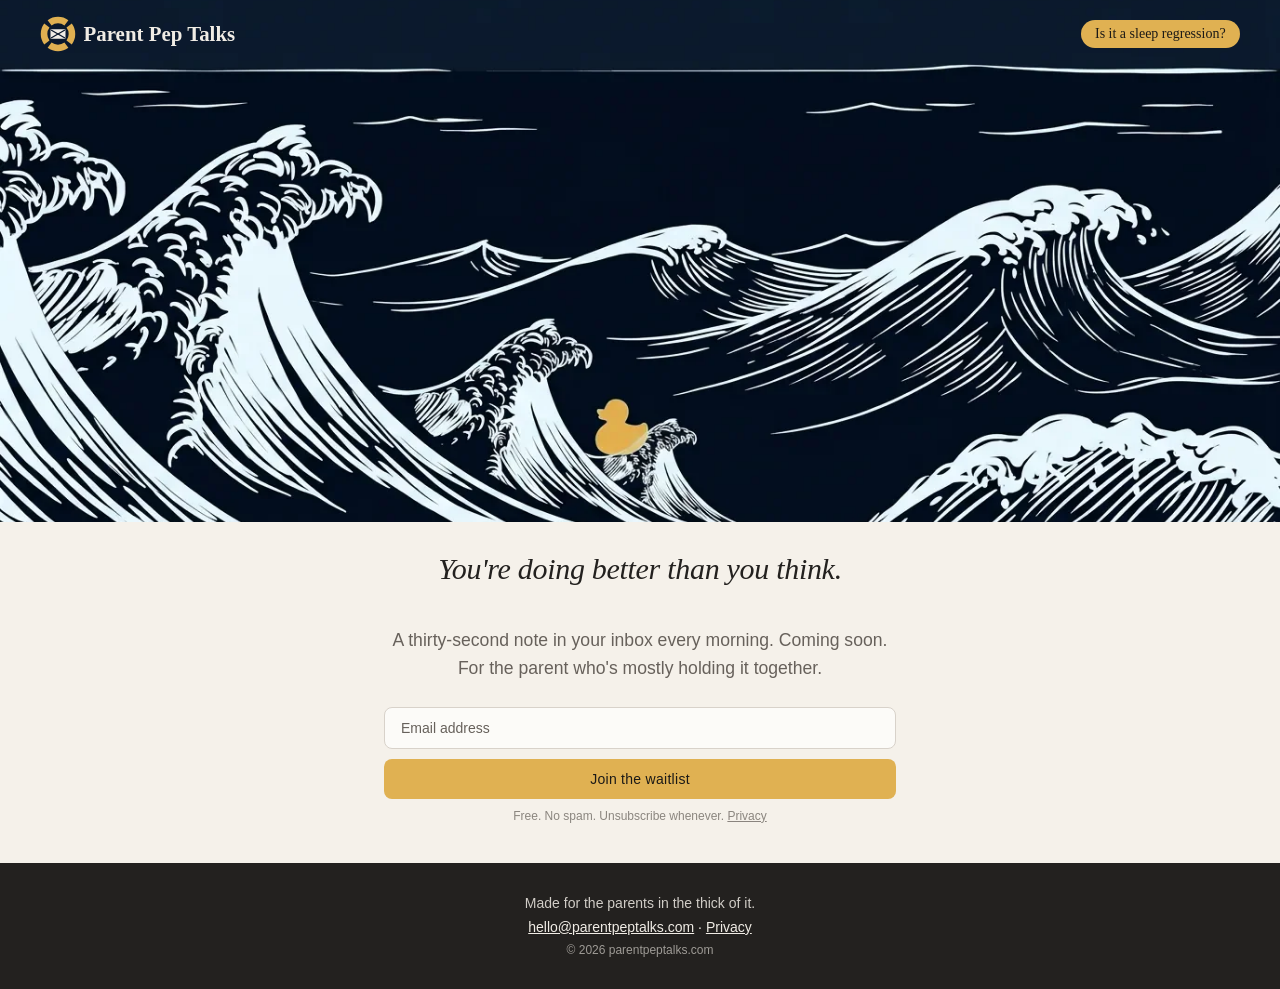
<file: index.html>
<!doctype html>
<html lang="en">
  <head>
    <meta charset="UTF-8">
    <meta name="viewport" content="width=device-width, initial-scale=1.0">
    <link rel="icon" type="image/svg+xml" href="assets/favicon.svg">
    <link rel="icon" type="image/png" sizes="32x32" href="assets/favicon.png">
    <link rel="apple-touch-icon" href="assets/apple-touch-icon.png">
    <link rel="canonical" href="https://parentpeptalks.com/">
    <title>Parent Pep Talks: A daily note for tired parents</title>
    <meta name="description" content="A thirty-second note in your inbox every morning. Coming soon. For the parent who's holding it together, mostly. Join the waitlist.">
    <meta property="og:title" content="Parent Pep Talks">
    <meta property="og:site_name" content="Parent Pep Talks">
    <meta property="og:description" content="A thirty-second note in your inbox every morning. Coming soon. For the parent who's holding it together, mostly. Join the waitlist.">
    <meta property="og:type" content="website">
    <meta property="og:url" content="https://parentpeptalks.com">
    <meta name="twitter:card" content="summary_large_image">
    <meta name="twitter:title" content="Parent Pep Talks">
    <meta name="twitter:description" content="A thirty-second note in your inbox every morning. Coming soon. For the parent who's holding it together, mostly. Join the waitlist.">
    <meta property="og:image" content="https://parentpeptalks.com/assets/og-hero.webp">
    <meta name="twitter:image" content="https://parentpeptalks.com/assets/og-hero.webp">
    <script type="application/ld+json">{"@context":"https://schema.org","@type":"Organization","@id":"https://parentpeptalks.com/#organization","name":"Parent Pep Talks","url":"https://parentpeptalks.com/"}</script>
    <script type="application/ld+json">{"@context":"https://schema.org","@type":"WebSite","@id":"https://parentpeptalks.com/#website","name":"Parent Pep Talks","url":"https://parentpeptalks.com","description":"A daily email for tired parents: short, affirming notes that make you feel less alone."}</script>
    <link rel="stylesheet" href="styles.css">
  </head>
  <body>
    <header class="site-header hero-header">
      <a href="./" class="logo" aria-label="Parent Pep Talks home">
        <!-- Cream variant over the navy band: CTA-gold ring, cream envelope,
             fold lines in the band's night navy (sampled from hero-band.webp). -->
        <svg class="logo-mark" viewBox="0 0 96 96" aria-hidden="true" focusable="false">
          <g fill="#e0b051">
            <path d="M20.32 11.26A46 46 0 0 1 75.68 11.26L65.15 25.24A28.5 28.5 0 0 0 30.85 25.24Z"/>
            <path d="M84.74 20.32A46 46 0 0 1 84.74 75.68L70.76 65.15A28.5 28.5 0 0 0 70.76 30.85Z"/>
            <path d="M75.68 84.74A46 46 0 0 1 20.32 84.74L30.85 70.76A28.5 28.5 0 0 0 65.15 70.76Z"/>
            <path d="M11.26 75.68A46 46 0 0 1 11.26 20.32L25.24 30.85A28.5 28.5 0 0 0 25.24 65.15Z"/>
          </g>
          <rect x="28" y="35.5" width="40" height="25" rx="2" fill="#f0ece5"/>
          <g fill="none" stroke="#0b192d" stroke-width="3.25">
            <path d="M29.5 37.5L48 48L66.5 37.5"/>
            <path d="M29.5 58.5L48 48L66.5 58.5"/>
          </g>
        </svg>
        <span class="logo-word" aria-hidden="true">Parent Pep Talks</span>
      </a>
      <nav class="site-nav" aria-label="Site">
        <a href="sleep">Is it a sleep regression?</a>
      </nav>
    </header>
    <main>
      <section class="hero">
        <div class="hero-band">
          <picture>
            <source media="(max-width: 640px) and (orientation: portrait)" srcset="assets/hero-tall.webp">
            <img src="assets/hero-band.webp" alt="" width="1376" height="768" loading="eager" fetchpriority="high" class="hero-image">
          </picture>
        </div>
        <h1 class="hero-line">You're doing better than you think.</h1>
      </section>
      <section class="signup">
        <div class="signup-inner">
          <p class="tagline">A thirty-second note in your inbox every morning. Coming soon.<br>For the parent who's mostly holding it together.</p>
          <form data-capture-form method="post" action="https://1f7hywtqf3-8941.hosted.obvious.ai/waitlist" data-capture-redirect="welcome">
            <div class="fields">
              <input type="email" name="email" placeholder="Email address" aria-label="Email address" autocomplete="email" required class="field email">
            </div>
            <!-- Filled by capture-form.js; a no-JS post ships it empty and the
                 server records the destination page it knows. -->
            <input type="hidden" name="source_url">
            <!-- Honeypot: bots fill it, people never see it. -->
            <div class="hp-field" aria-hidden="true">
              <input type="text" name="website" tabindex="-1" autocomplete="off">
            </div>
            <button type="submit" class="submit">Join the waitlist</button>
            <p class="fine-print">Free. No spam. Unsubscribe whenever. <a href="privacy">Privacy</a></p>
          </form>
          <p class="form-status" data-form-status role="status" aria-live="polite" hidden></p>
        </div>
      </section>
    </main>
    <footer class="site-footer">
      <p class="footer-note">Made for the parents in the thick of it.</p>
      <p class="footer-contact"><a href="mailto:hello@parentpeptalks.com">hello@parentpeptalks.com</a> · <a href="privacy">Privacy</a></p>
      <p class="footer-copyright">© 2026 parentpeptalks.com</p>
    </footer>
    <script src="capture-form.js"></script>
  </body>
</html>
</file>
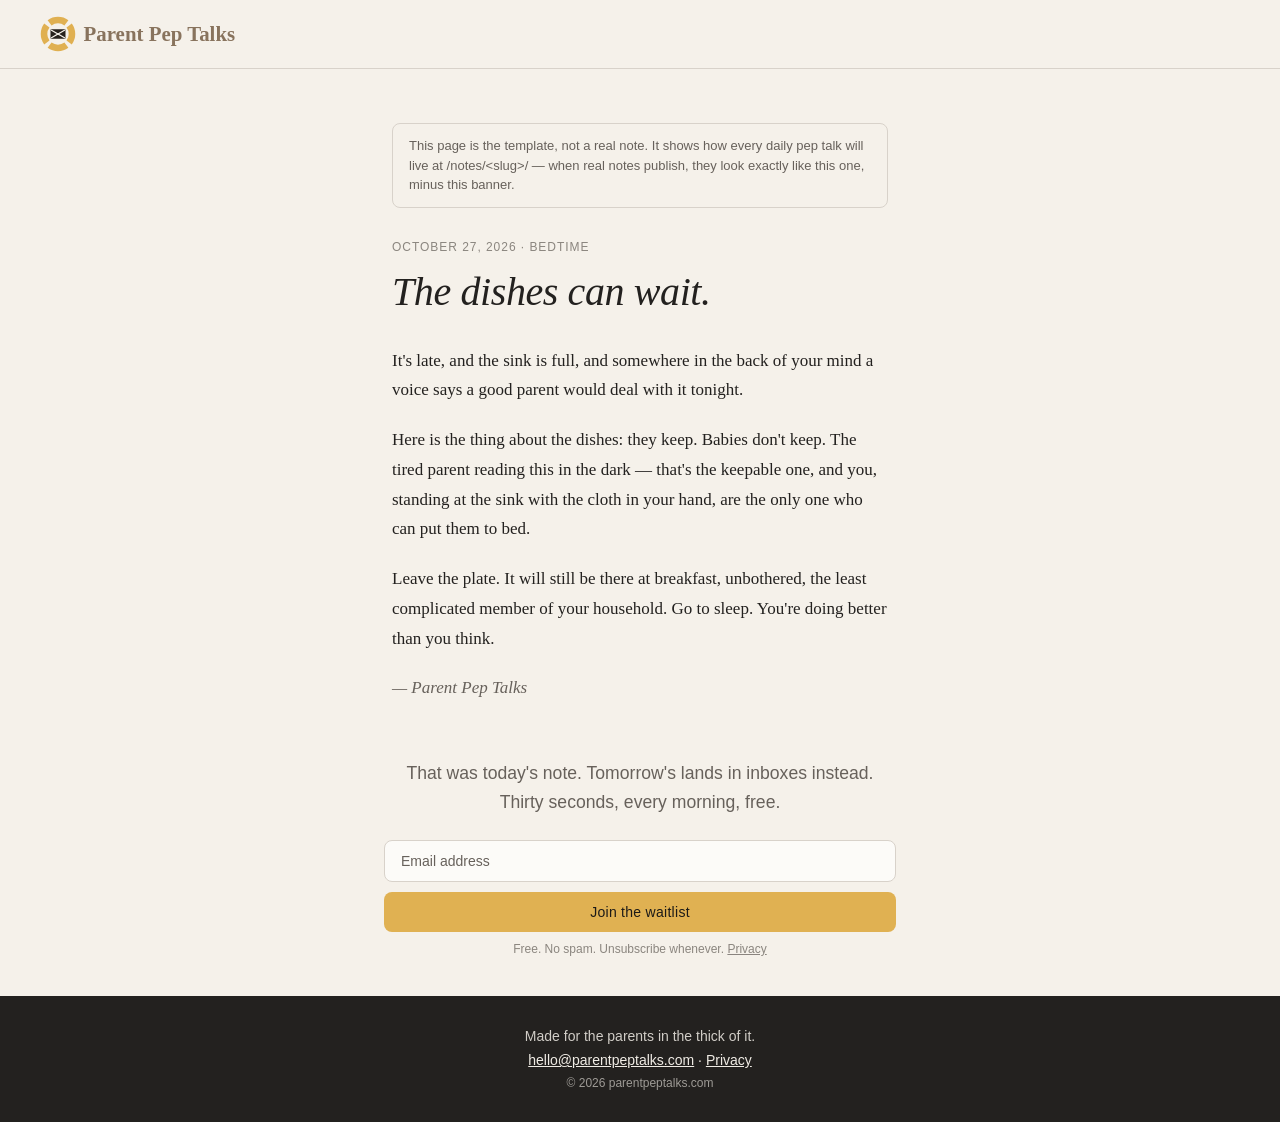
<file: notes/example/index.html>
<!doctype html>
<!-- TEMPLATE EXAMPLE — NOT A REAL NOTE.
     This directory (notes/example/) shows the complete pattern every daily
     pep talk uses when it publishes at /notes/<slug>/. To publish a real
     note: copy this directory, replace every FILL: region below, delete the
     example banner and the noindex meta, and add the URL to /sitemap.xml.
     The full flow lives in notes/README.md. Real notes keep this comment out. -->
<html lang="en">
  <head>
    <meta charset="UTF-8">
    <meta name="viewport" content="width=device-width, initial-scale=1.0">
    <meta name="robots" content="noindex">
    <link rel="icon" type="image/png" href="../../assets/favicon.png">
    <!-- FILL: canonical URL — https://parentpeptalks.com/notes/<slug>/ -->
    <link rel="canonical" href="https://parentpeptalks.com/notes/example/">
    <!-- FILL: title — the note's own title, then the brand after the em dash. -->
    <title>The dishes can wait — Parent Pep Talks</title>
    <!-- FILL: description — one sentence said like a person, never ad copy. -->
    <meta name="description" content="A thirty-second note about the dishes that can wait until morning — and the parent who should too. This page is the template example, not a real note.">
    <meta property="og:site_name" content="Parent Pep Talks">
    <meta property="og:type" content="article">
    <meta property="og:title" content="The dishes can wait">
    <meta property="og:description" content="A thirty-second note about the dishes that can wait until morning — and the parent who should too.">
    <meta property="og:url" content="https://parentpeptalks.com/notes/example/">
    <meta property="og:image" content="https://parentpeptalks.com/assets/og-hero.webp">
    <meta name="twitter:card" content="summary_large_image">
    <meta name="twitter:title" content="The dishes can wait">
    <meta name="twitter:description" content="A thirty-second note about the dishes that can wait until morning — and the parent who should too.">
    <meta name="twitter:image" content="https://parentpeptalks.com/assets/og-hero.webp">
    <!-- FILL: keep headline and datePublished in sync with the visible title and kicker. -->
    <script type="application/ld+json">{"@context":"https://schema.org","@type":"Article","headline":"The dishes can wait","description":"A thirty-second note about the dishes that can wait until morning — and the parent who should too.","datePublished":"2026-10-27","author":{"@type":"Organization","name":"Parent Pep Talks"},"publisher":{"@type":"Organization","name":"Parent Pep Talks"},"url":"https://parentpeptalks.com/notes/example/","mainEntityOfPage":"https://parentpeptalks.com/notes/example/"}</script>
    <link rel="stylesheet" href="../../styles.css">
  </head>
  <body>
    <header class="site-header">
      <a href="../../" class="logo" aria-label="Parent Pep Talks — home">
        <!-- Standard variant on bone: CTA-gold ring, charcoal envelope,
             fold lines in the bone field color. -->
        <svg class="logo-mark" viewBox="0 0 96 96" aria-hidden="true" focusable="false">
          <g fill="#e0b051">
            <path d="M20.32 11.26A46 46 0 0 1 75.68 11.26L65.15 25.24A28.5 28.5 0 0 0 30.85 25.24Z"/>
            <path d="M84.74 20.32A46 46 0 0 1 84.74 75.68L70.76 65.15A28.5 28.5 0 0 0 70.76 30.85Z"/>
            <path d="M75.68 84.74A46 46 0 0 1 20.32 84.74L30.85 70.76A28.5 28.5 0 0 0 65.15 70.76Z"/>
            <path d="M11.26 75.68A46 46 0 0 1 11.26 20.32L25.24 30.85A28.5 28.5 0 0 0 25.24 65.15Z"/>
          </g>
          <rect x="28" y="35.5" width="40" height="25" rx="2" fill="#26211d"/>
          <g fill="none" stroke="#f5f1ea" stroke-width="3.25">
            <path d="M29.5 37.5L48 48L66.5 37.5"/>
            <path d="M29.5 58.5L48 48L66.5 58.5"/>
          </g>
        </svg>
        <span class="logo-word" aria-hidden="true">Parent Pep Talks</span>
      </a>
    </header>
    <main>
      <article class="note">
        <p class="example-banner">This page is the template, not a real note. It shows how every daily pep talk will live at /notes/&lt;slug&gt;/ — when real notes publish, they look exactly like this one, minus this banner.</p>
        <!-- FILL: date and category. Category comes from the eight
             hardest-part words (Bedtime, Mornings, Mealtimes, The mess, My own
             patience, Sibling fights, Screen time, Something else). -->
        <p class="note-kicker">October 27, 2026 · Bedtime</p>
        <!-- FILL: the note's title, in the voice below — plain, a little dry. -->
        <h1 class="note-title">The dishes can wait.</h1>
        <!-- FILL: the note itself. Short paragraphs, serif, no links in the
             body — the note is a hand on the shoulder, not a doorway. -->
        <div class="note-body">
          <p>It's late, and the sink is full, and somewhere in the back of your mind a voice says a good parent would deal with it tonight.</p>
          <p>Here is the thing about the dishes: they keep. Babies don't keep. The tired parent reading this in the dark — that's the keepable one, and you, standing at the sink with the cloth in your hand, are the only one who can put them to bed.</p>
          <p>Leave the plate. It will still be there at breakfast, unbothered, the least complicated member of your household. Go to sleep. You're doing better than you think.</p>
          <p class="note-signoff">— Parent Pep Talks</p>
        </div>
        <!-- FILL: once neighboring notes exist, uncomment and point these at
             them (relative: ../<slug>/).
        <nav class="note-nav">
          <a href="../PREV-SLUG/">← The one before</a>
          <a href="../NEXT-SLUG/">The one after →</a>
        </nav>
        -->
      </article>
      <!-- The signup CTA — the last thing on every note page, every time.
           data-capture-redirect="welcome" sends the new subscriber to the
           thank-you page, same as a homepage signup. -->
      <section class="signup">
        <div class="signup-inner">
          <p class="tagline">That was today's note. Tomorrow's lands in inboxes instead.<br>Thirty seconds, every morning, free.</p>
          <form data-capture-form method="post" action="https://1f7hywtqf3-8941.hosted.obvious.ai/waitlist" data-capture-redirect="welcome">
            <div class="fields">
              <input type="email" name="email" placeholder="Email address" aria-label="Email address" autocomplete="email" required class="field email">
            </div>
            <input type="hidden" name="source_url">
            <div class="hp-field" aria-hidden="true">
              <input type="text" name="website" tabindex="-1" autocomplete="off">
            </div>
            <button type="submit" class="submit">Join the waitlist</button>
            <p class="fine-print">Free. No spam. Unsubscribe whenever. <a href="../../privacy">Privacy</a></p>
          </form>
          <p class="form-status" data-form-status role="status" aria-live="polite" hidden></p>
        </div>
      </section>
    </main>
    <footer class="site-footer">
      <p class="footer-note">Made for the parents in the thick of it.</p>
      <p class="footer-contact"><a href="mailto:hello@parentpeptalks.com">hello@parentpeptalks.com</a> · <a href="../../privacy">Privacy</a></p>
      <p class="footer-copyright">© 2026 parentpeptalks.com</p>
    </footer>
    <script src="../../capture-form.js"></script>
  </body>
</html>
</file>
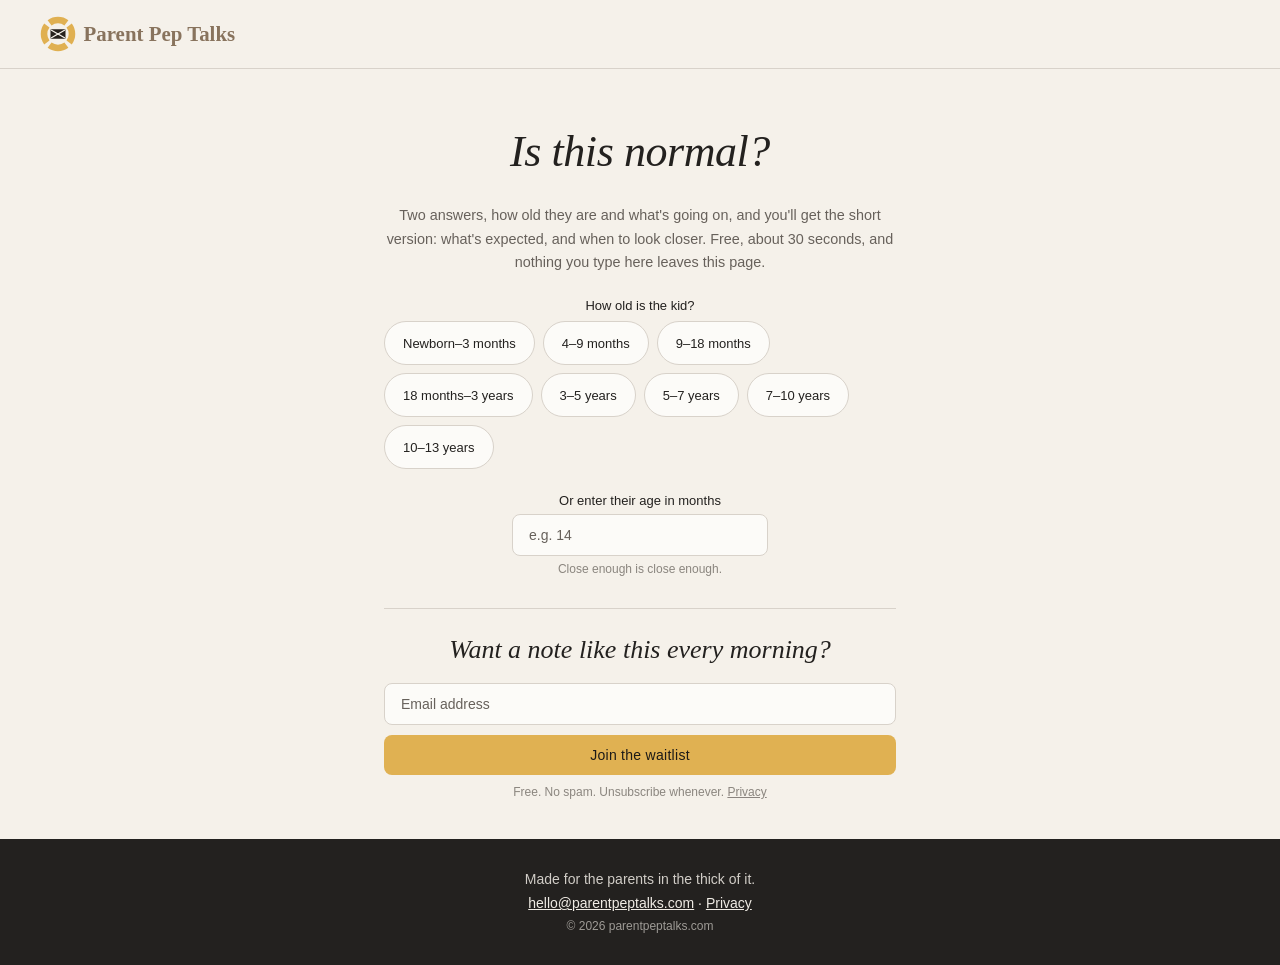
<file: normal.html>
<!doctype html>
<html lang="en">
  <head>
    <meta charset="UTF-8">
    <meta name="viewport" content="width=device-width, initial-scale=1.0">
    <link rel="icon" type="image/svg+xml" href="assets/favicon.svg">
    <link rel="icon" type="image/png" sizes="32x32" href="assets/favicon.png">
    <link rel="apple-touch-icon" href="assets/apple-touch-icon.png">
    <link rel="canonical" href="https://parentpeptalks.com/normal">
    <title>Parent Pep Talks: Is This Normal? Checker</title>
    <meta name="description" content="Free. Pick your kid's age, tell us what's going on, and get the short version: what's expected, and when to look closer. About 30 seconds.">
    <meta property="og:title" content="Is this normal? Find out in about 30 seconds.">
    <meta property="og:description" content="Pick your kid's age, tell us what's going on, and get the short version: what's expected, and when to look closer. Free.">
    <meta property="og:type" content="website">
    <meta property="og:url" content="https://parentpeptalks.com/normal">
    <meta property="og:image" content="https://parentpeptalks.com/assets/og-hero.webp">
    <meta name="twitter:card" content="summary_large_image">
    <meta name="twitter:title" content="Is this normal? Find out in about 30 seconds.">
    <meta name="twitter:description" content="Pick your kid's age, tell us what's going on, and get the short version: what's expected, and when to look closer. Free.">
    <meta name="twitter:image" content="https://parentpeptalks.com/assets/og-hero.webp">
    <link rel="stylesheet" href="styles.css">
    <!-- Analytics per the strategy doc's prerequisite: Plausible, cookieless,
         no consent banner. Events are fired from normal.js; if the site
         doesn't exist on the Plausible account yet, these requests quietly
         no-op and the page is unaffected. -->
    <script defer data-domain="parentpeptalks.com" src="https://plausible.io/js/script.js"></script>
  </head>
  <body>
    <header class="site-header">
      <a href="./" class="logo" aria-label="Parent Pep Talks home">
        <!-- Standard variant on bone: CTA-gold ring, charcoal envelope,
             fold lines in the bone field color. -->
        <svg class="logo-mark" viewBox="0 0 96 96" aria-hidden="true" focusable="false">
          <g fill="#e0b051">
            <path d="M20.32 11.26A46 46 0 0 1 75.68 11.26L65.15 25.24A28.5 28.5 0 0 0 30.85 25.24Z"/>
            <path d="M84.74 20.32A46 46 0 0 1 84.74 75.68L70.76 65.15A28.5 28.5 0 0 0 70.76 30.85Z"/>
            <path d="M75.68 84.74A46 46 0 0 1 20.32 84.74L30.85 70.76A28.5 28.5 0 0 0 65.15 70.76Z"/>
            <path d="M11.26 75.68A46 46 0 0 1 11.26 20.32L25.24 30.85A28.5 28.5 0 0 0 25.24 65.15Z"/>
          </g>
          <rect x="28" y="35.5" width="40" height="25" rx="2" fill="#26211d"/>
          <g fill="none" stroke="#f5f1ea" stroke-width="3.25">
            <path d="M29.5 37.5L48 48L66.5 37.5"/>
            <path d="M29.5 58.5L48 48L66.5 58.5"/>
          </g>
        </svg>
        <span class="logo-word" aria-hidden="true">Parent Pep Talks</span>
      </a>
    </header>
    <main>
      <section class="signup normal">
        <div class="signup-inner normal-inner">
          <h1 class="signup-title">Is this normal?</h1>
          <p class="normal-lead">Two answers, how old they are and what's going on, and you'll get the short version: what's expected, and when to look closer. Free, about 30 seconds, and nothing you type here leaves this page.</p>
          <div>
            <p class="field-label" id="age-label">How old is the kid?</p>
            <div class="chips" data-band-chips role="group" aria-labelledby="age-label">
              <p class="field-help" data-band-loading>Loading the age bands…</p>
            </div>
            <label class="field-label" for="age-months">Or enter their age in months</label>
            <input type="number" id="age-months" class="field normal-months" data-age-months min="0" max="156" step="1" inputmode="numeric" placeholder="e.g. 14">
            <p class="field-help">Close enough is close enough.</p>
            <p class="field-help" data-age-offramp hidden>13 and up, our youngest band so far. The notes below still work for every age.</p>
            <div data-behavior hidden>
              <p class="field-label" id="behavior-label">What's going on?</p>
              <p class="field-help">Pick what fits: the most common worries first.</p>
              <div class="chips" data-concern-chips role="group" aria-labelledby="behavior-label"></div>
              <p class="field-label" id="milestone-label">Or maybe it's something they're not doing yet</p>
              <div class="chips" data-milestone-chips role="group" aria-labelledby="milestone-label"></div>
              <label class="field-label" for="behavior-search">Or type it in your own words</label>
              <div class="normal-search">
                <input type="search" id="behavior-search" class="field" data-search autocomplete="off" placeholder="e.g. daycare drop-off tears">
                <button type="button" class="submit" data-search-submit>Show me</button>
              </div>
              <p class="field-help" data-search-error hidden>We couldn't match that; try a different word, or pick a chip above.</p>
            </div>
          </div>
          <section class="result" data-result hidden aria-live="polite" tabindex="-1"></section>
          <!-- The footnote travels with the counter line: it is the honest
               sourcing for every "you're one of roughly N parents" figure the
               tool shows. Unhidden by normal.js together with the result. -->
          <p class="result-footnote" data-counter-note hidden>How we estimate: counts are order-of-magnitude figures: US children per age band, from about 3.6 million births a year (CDC/NCHS, Births: Final Data for 2023), rounded to one significant figure. They are reassurance, not measurement.</p>
          <div class="capture">
            <h2 class="capture-title">Want a note like this every morning?</h2>
            <form data-capture-form method="post" action="https://1f7hywtqf3-8941.hosted.obvious.ai/waitlist">
              <div class="fields">
                <input type="email" name="email" placeholder="Email address" aria-label="Email address" autocomplete="email" required class="field email">
              </div>
              <input type="hidden" name="source_url">
              <div class="hp-field" aria-hidden="true">
                <input type="text" name="website" tabindex="-1" autocomplete="off">
              </div>
              <button type="submit" class="submit">Join the waitlist</button>
              <p class="fine-print">Free. No spam. Unsubscribe whenever. <a href="privacy">Privacy</a></p>
            </form>
            <p class="form-status" data-form-status role="status" aria-live="polite" hidden></p>
          </div>
        </div>
      </section>
    </main>
    <footer class="site-footer">
      <p class="footer-note">Made for the parents in the thick of it.</p>
      <p class="footer-contact"><a href="mailto:hello@parentpeptalks.com">hello@parentpeptalks.com</a> · <a href="privacy">Privacy</a></p>
      <p class="footer-copyright">© 2026 parentpeptalks.com</p>
    </footer>
    <script src="capture-form.js"></script>
    <script src="normal.js"></script>
  </body>
</html>
</file>
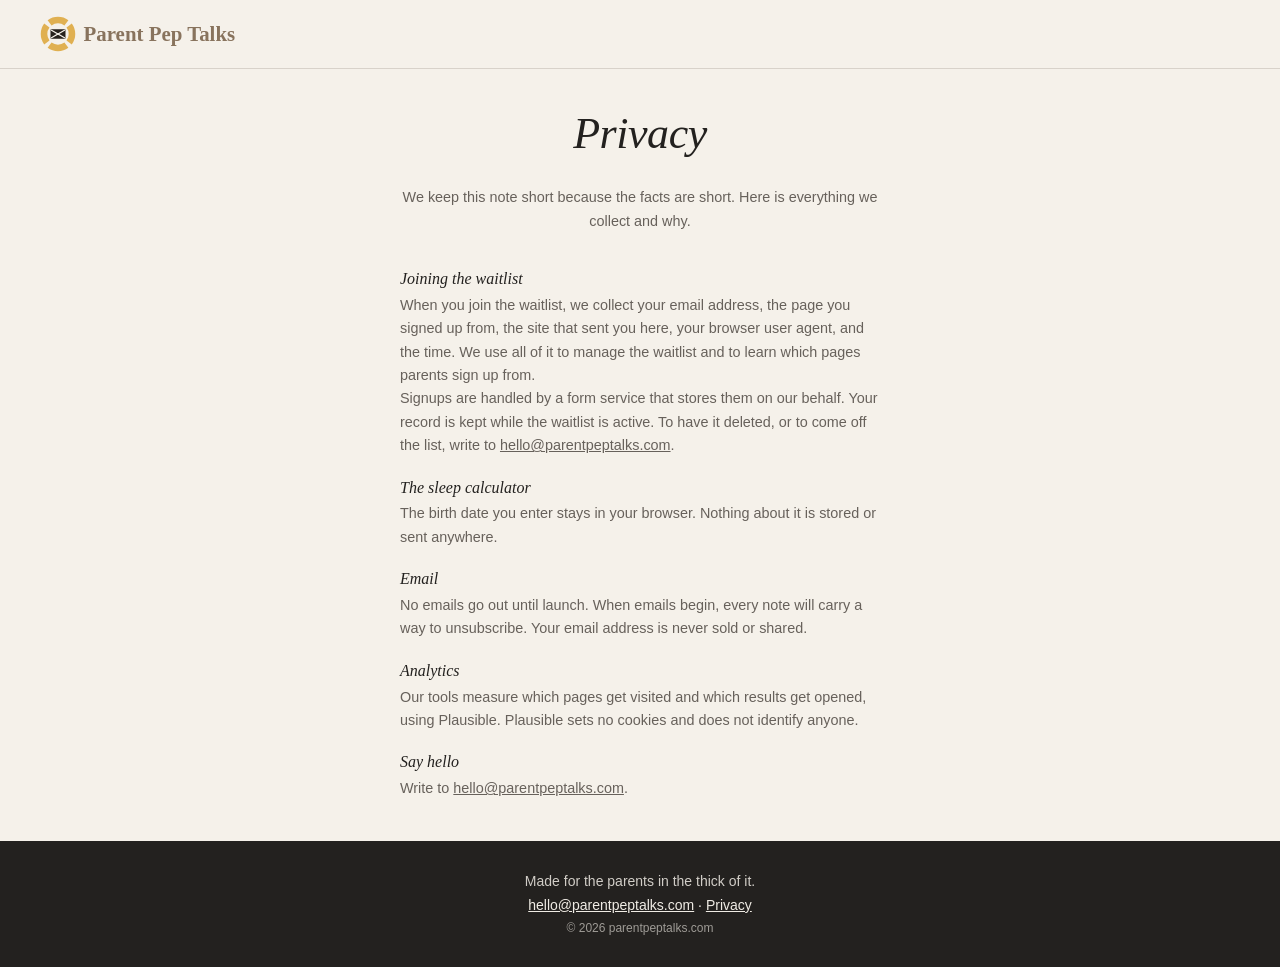
<file: privacy.html>
<!doctype html>
<html lang="en">
  <head>
    <meta charset="UTF-8">
    <meta name="viewport" content="width=device-width, initial-scale=1.0">
    <link rel="icon" type="image/svg+xml" href="assets/favicon.svg">
    <link rel="icon" type="image/png" sizes="32x32" href="assets/favicon.png">
    <link rel="apple-touch-icon" href="assets/apple-touch-icon.png">
    <link rel="canonical" href="https://parentpeptalks.com/privacy">
    <title>Parent Pep Talks: Privacy</title>
    <meta name="description" content="What Parent Pep Talks collects when you join the waitlist, why we collect it, and how to reach us: hello@parentpeptalks.com.">
    <meta property="og:site_name" content="Parent Pep Talks">
    <meta property="og:type" content="website">
    <meta property="og:title" content="Parent Pep Talks: Privacy">
    <meta property="og:description" content="What Parent Pep Talks collects when you join the waitlist, why we collect it, and how to reach us: hello@parentpeptalks.com.">
    <meta property="og:url" content="https://parentpeptalks.com/privacy">
    <meta property="og:image" content="https://parentpeptalks.com/assets/og-hero.webp">
    <meta name="twitter:card" content="summary_large_image">
    <meta name="twitter:title" content="Parent Pep Talks: Privacy">
    <meta name="twitter:description" content="What Parent Pep Talks collects when you join the waitlist, why we collect it, and how to reach us: hello@parentpeptalks.com.">
    <meta name="twitter:image" content="https://parentpeptalks.com/assets/og-hero.webp">
    <link rel="stylesheet" href="styles.css">
  </head>
  <body>
    <header class="site-header">
      <a href="./" class="logo" aria-label="Parent Pep Talks home">
        <!-- Standard variant on bone: CTA-gold ring, charcoal envelope,
             fold lines in the bone field color. -->
        <svg class="logo-mark" viewBox="0 0 96 96" aria-hidden="true" focusable="false">
          <g fill="#e0b051">
            <path d="M20.32 11.26A46 46 0 0 1 75.68 11.26L65.15 25.24A28.5 28.5 0 0 0 30.85 25.24Z"/>
            <path d="M84.74 20.32A46 46 0 0 1 84.74 75.68L70.76 65.15A28.5 28.5 0 0 0 70.76 30.85Z"/>
            <path d="M75.68 84.74A46 46 0 0 1 20.32 84.74L30.85 70.76A28.5 28.5 0 0 0 65.15 70.76Z"/>
            <path d="M11.26 75.68A46 46 0 0 1 11.26 20.32L25.24 30.85A28.5 28.5 0 0 0 25.24 65.15Z"/>
          </g>
          <rect x="28" y="35.5" width="40" height="25" rx="2" fill="#26211d"/>
          <g fill="none" stroke="#f5f1ea" stroke-width="3.25">
            <path d="M29.5 37.5L48 48L66.5 37.5"/>
            <path d="M29.5 58.5L48 48L66.5 58.5"/>
          </g>
        </svg>
        <span class="logo-word" aria-hidden="true">Parent Pep Talks</span>
      </a>
    </header>
    <main>
      <section class="signup signup-centered">
        <div class="signup-inner">
          <h1 class="signup-title">Privacy</h1>
          <p class="welcome-lead">We keep this note short because the facts are short. Here is everything we collect and why.</p>
          <div class="privacy-body">
            <h2>Joining the waitlist</h2>
            <p>When you join the waitlist, we collect your email address, the page you signed up from, the site that sent you here, your browser user agent, and the time. We use all of it to manage the waitlist and to learn which pages parents sign up from.</p>
            <p>Signups are handled by a form service that stores them on our behalf. Your record is kept while the waitlist is active. To have it deleted, or to come off the list, write to <a href="mailto:hello@parentpeptalks.com">hello@parentpeptalks.com</a>.</p>
            <h2>The sleep calculator</h2>
            <p>The birth date you enter stays in your browser. Nothing about it is stored or sent anywhere.</p>
            <h2>Email</h2>
            <p>No emails go out until launch. When emails begin, every note will carry a way to unsubscribe. Your email address is never sold or shared.</p>
            <h2>Analytics</h2>
            <p>Our tools measure which pages get visited and which results get opened, using Plausible. Plausible sets no cookies and does not identify anyone.</p>
            <h2>Say hello</h2>
            <p>Write to <a href="mailto:hello@parentpeptalks.com">hello@parentpeptalks.com</a>.</p>
          </div>
        </div>
      </section>
    </main>
    <footer class="site-footer">
      <p class="footer-note">Made for the parents in the thick of it.</p>
      <p class="footer-contact"><a href="mailto:hello@parentpeptalks.com">hello@parentpeptalks.com</a> · <a href="privacy">Privacy</a></p>
      <p class="footer-copyright">© 2026 parentpeptalks.com</p>
    </footer>
  </body>
</html>
</file>
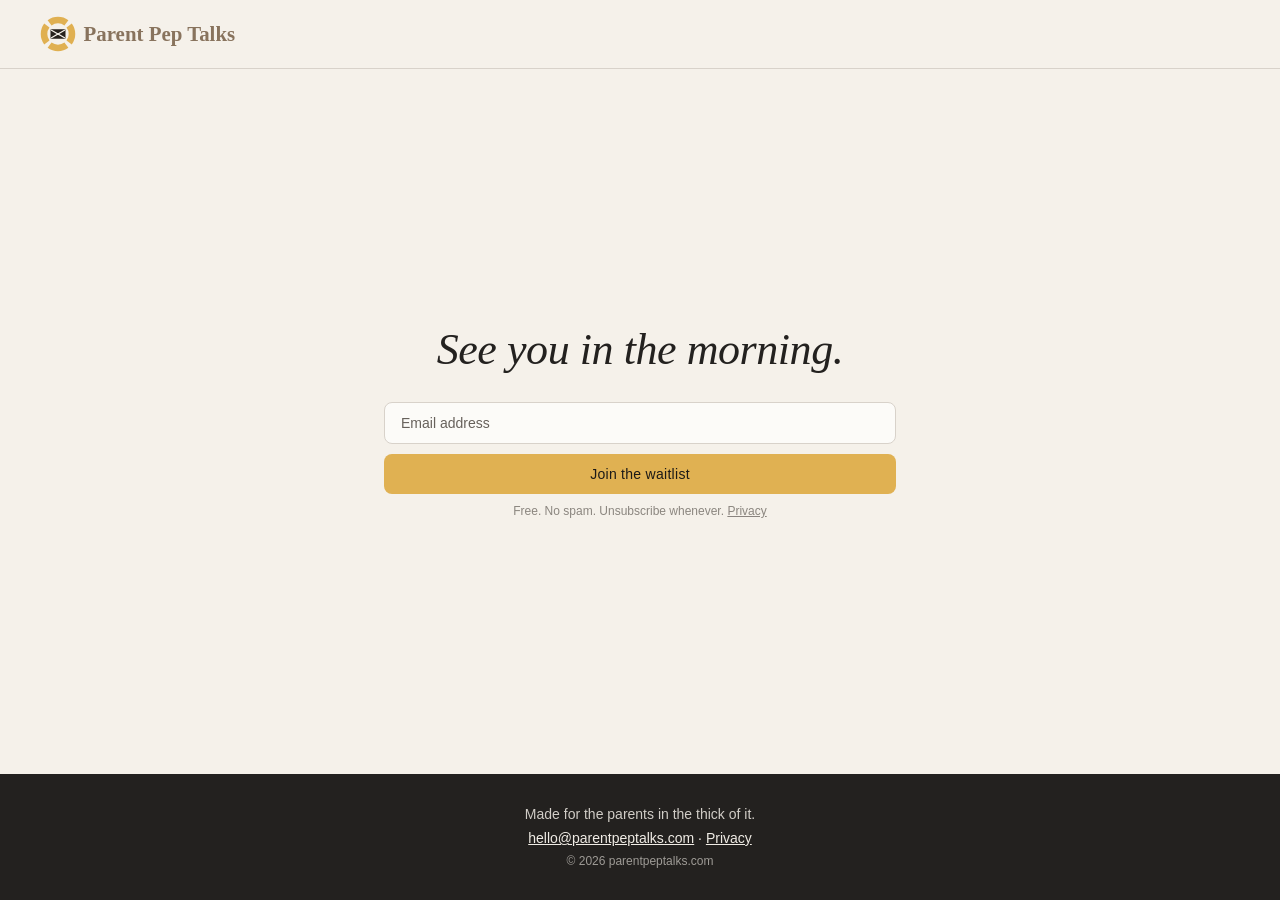
<file: signup.html>
<!doctype html>
<html lang="en">
  <head>
    <meta charset="UTF-8">
    <meta name="viewport" content="width=device-width, initial-scale=1.0">
    <link rel="icon" type="image/svg+xml" href="assets/favicon.svg">
    <link rel="icon" type="image/png" sizes="32x32" href="assets/favicon.png">
    <link rel="apple-touch-icon" href="assets/apple-touch-icon.png">
    <link rel="canonical" href="https://parentpeptalks.com/signup">
    <title>Parent Pep Talks: Join the waitlist</title>
    <meta name="description" content="Join the waitlist free. One short note in your inbox every morning when we launch.">
    <meta property="og:site_name" content="Parent Pep Talks">
    <meta property="og:type" content="website">
    <meta property="og:title" content="A thirty-second note every morning">
    <meta property="og:description" content="Join the waitlist free. One short note in your inbox every morning when we launch.">
    <meta property="og:url" content="https://parentpeptalks.com/signup">
    <meta property="og:image" content="https://parentpeptalks.com/assets/og-hero.webp">
    <meta name="twitter:card" content="summary_large_image">
    <meta name="twitter:title" content="A thirty-second note every morning">
    <meta name="twitter:description" content="Join the waitlist free. One short note in your inbox every morning when we launch.">
    <meta name="twitter:image" content="https://parentpeptalks.com/assets/og-hero.webp">
    <link rel="stylesheet" href="styles.css">
  </head>
  <body>
    <header class="site-header">
      <a href="./" class="logo" aria-label="Parent Pep Talks home">
        <!-- Standard variant on bone: CTA-gold ring, charcoal envelope,
             fold lines in the bone field color. -->
        <svg class="logo-mark" viewBox="0 0 96 96" aria-hidden="true" focusable="false">
          <g fill="#e0b051">
            <path d="M20.32 11.26A46 46 0 0 1 75.68 11.26L65.15 25.24A28.5 28.5 0 0 0 30.85 25.24Z"/>
            <path d="M84.74 20.32A46 46 0 0 1 84.74 75.68L70.76 65.15A28.5 28.5 0 0 0 70.76 30.85Z"/>
            <path d="M75.68 84.74A46 46 0 0 1 20.32 84.74L30.85 70.76A28.5 28.5 0 0 0 65.15 70.76Z"/>
            <path d="M11.26 75.68A46 46 0 0 1 11.26 20.32L25.24 30.85A28.5 28.5 0 0 0 25.24 65.15Z"/>
          </g>
          <rect x="28" y="35.5" width="40" height="25" rx="2" fill="#26211d"/>
          <g fill="none" stroke="#f5f1ea" stroke-width="3.25">
            <path d="M29.5 37.5L48 48L66.5 37.5"/>
            <path d="M29.5 58.5L48 48L66.5 58.5"/>
          </g>
        </svg>
        <span class="logo-word" aria-hidden="true">Parent Pep Talks</span>
      </a>
    </header>
    <main>
      <section class="signup signup-centered">
        <div class="signup-inner">
          <h1 class="signup-title">See you in the morning.</h1>
          <form data-capture-form method="post" action="https://1f7hywtqf3-8941.hosted.obvious.ai/waitlist">
            <div class="fields">
              <input type="email" name="email" placeholder="Email address" aria-label="Email address" autocomplete="email" required class="field email">
            </div>
            <!-- Filled by capture-form.js; a no-JS post ships it empty and the
                 server records the destination page it knows. -->
            <input type="hidden" name="source_url">
            <!-- Honeypot: bots fill it, people never see it. -->
            <div class="hp-field" aria-hidden="true">
              <input type="text" name="website" tabindex="-1" autocomplete="off">
            </div>
            <button type="submit" class="submit">Join the waitlist</button>
            <p class="fine-print">Free. No spam. Unsubscribe whenever. <a href="privacy">Privacy</a></p>
          </form>
          <p class="form-status" data-form-status role="status" aria-live="polite" hidden></p>
        </div>
      </section>
    </main>
    <footer class="site-footer">
      <p class="footer-note">Made for the parents in the thick of it.</p>
      <p class="footer-contact"><a href="mailto:hello@parentpeptalks.com">hello@parentpeptalks.com</a> · <a href="privacy">Privacy</a></p>
      <p class="footer-copyright">© 2026 parentpeptalks.com</p>
    </footer>
    <script src="capture-form.js"></script>
  </body>
</html>
</file>
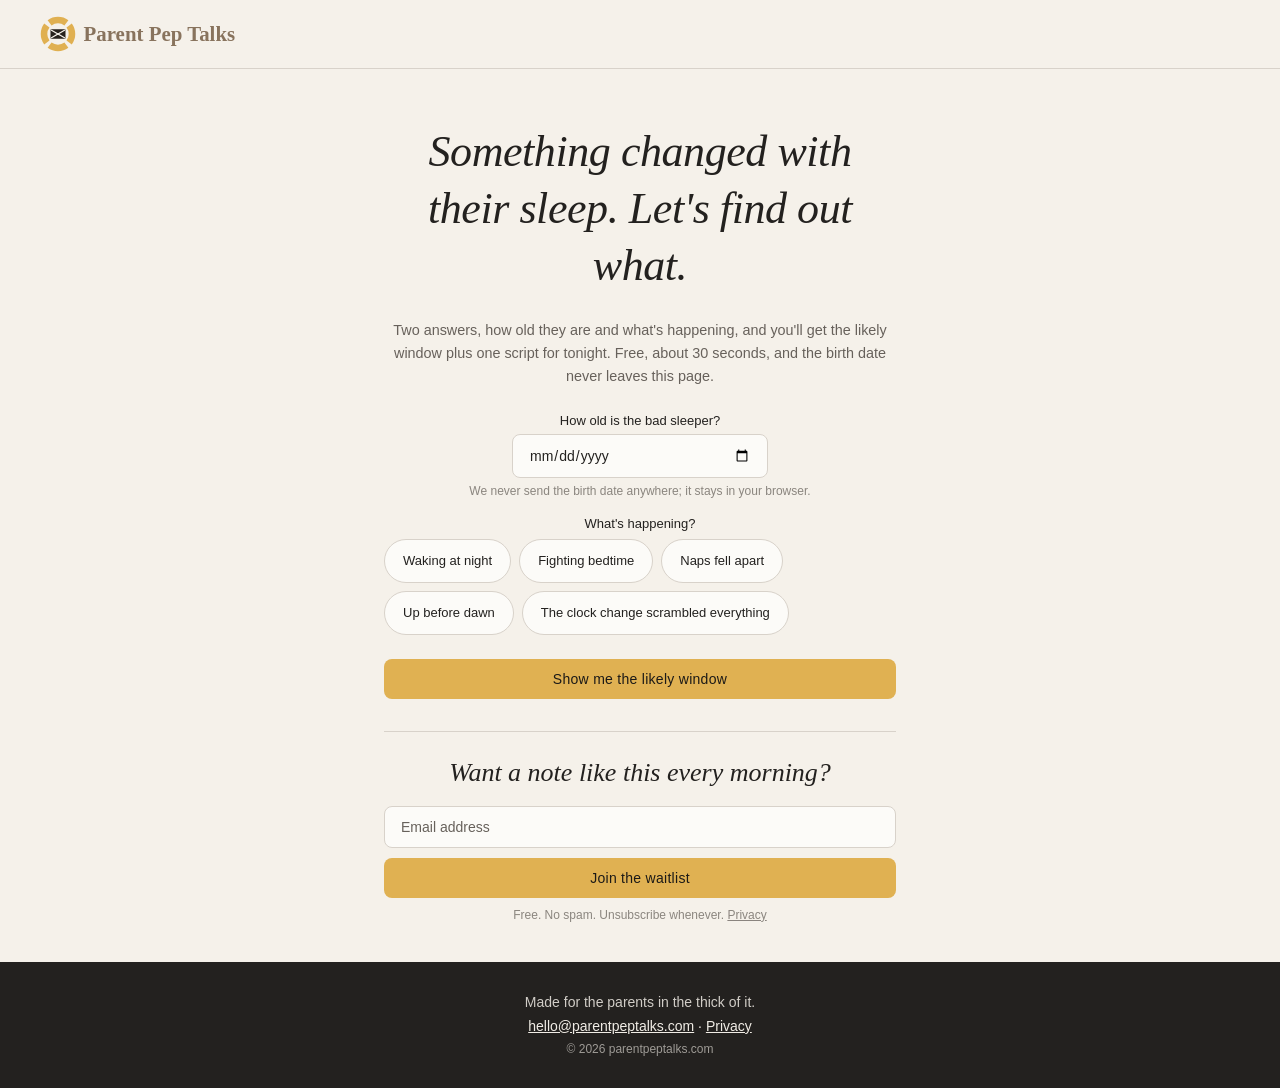
<file: sleep.html>
<!doctype html>
<html lang="en">
  <head>
    <meta charset="UTF-8">
    <meta name="viewport" content="width=device-width, initial-scale=1.0">
    <link rel="icon" type="image/png" href="assets/favicon.png">
    <link rel="canonical" href="https://parentpeptalks.com/sleep">
    <title>Is it a sleep regression or the clock change? Parent Pep Talks</title>
    <meta name="description" content="Enter your kid's birth date and what's happening at night. Get the likely window (the 4-month regression, the 18-month wave, the clock change) and one script for tonight. Free, about 30 seconds.">
    <meta property="og:title" content="Is it a sleep regression or the clock change?">
    <meta property="og:description" content="Enter your kid's birth date and what's happening at night. Get the likely window and one script for tonight. Free, about 30 seconds.">
    <meta property="og:type" content="website">
    <meta property="og:url" content="https://parentpeptalks.com/sleep">
    <meta property="og:image" content="https://parentpeptalks.com/assets/og-hero.webp">
    <meta name="twitter:card" content="summary_large_image">
    <meta name="twitter:title" content="Is it a sleep regression or the clock change?">
    <meta name="twitter:description" content="Enter your kid's birth date and what's happening at night. Get the likely window and one script for tonight. Free, about 30 seconds.">
    <meta name="twitter:image" content="https://parentpeptalks.com/assets/og-hero.webp">
    <link rel="stylesheet" href="styles.css">
    <!-- Analytics ships with /sleep per the strategy doc's prerequisite —
         Plausible, cookieless, no consent banner. Events are fired from
         sleep.js; if the site doesn't exist on the Plausible account yet,
         these requests quietly no-op and the page is unaffected. -->
    <script defer data-domain="parentpeptalks.com" src="https://plausible.io/js/script.js"></script>
  </head>
  <body>
    <header class="site-header">
      <a href="./" class="logo" aria-label="Parent Pep Talks home">
        <!-- Standard variant on bone: CTA-gold ring, charcoal envelope,
             fold lines in the bone field color. -->
        <svg class="logo-mark" viewBox="0 0 96 96" aria-hidden="true" focusable="false">
          <g fill="#e0b051">
            <path d="M20.32 11.26A46 46 0 0 1 75.68 11.26L65.15 25.24A28.5 28.5 0 0 0 30.85 25.24Z"/>
            <path d="M84.74 20.32A46 46 0 0 1 84.74 75.68L70.76 65.15A28.5 28.5 0 0 0 70.76 30.85Z"/>
            <path d="M75.68 84.74A46 46 0 0 1 20.32 84.74L30.85 70.76A28.5 28.5 0 0 0 65.15 70.76Z"/>
            <path d="M11.26 75.68A46 46 0 0 1 11.26 20.32L25.24 30.85A28.5 28.5 0 0 0 25.24 65.15Z"/>
          </g>
          <rect x="28" y="35.5" width="40" height="25" rx="2" fill="#26211d"/>
          <g fill="none" stroke="#f5f1ea" stroke-width="3.25">
            <path d="M29.5 37.5L48 48L66.5 37.5"/>
            <path d="M29.5 58.5L48 48L66.5 58.5"/>
          </g>
        </svg>
        <span class="logo-word" aria-hidden="true">Parent Pep Talks</span>
      </a>
    </header>
    <main>
      <section class="signup sleep">
        <div class="signup-inner sleep-inner">
          <h1 class="signup-title">Something changed with their sleep. Let's find out what.</h1>
          <p class="sleep-lead">Two answers, how old they are and what's happening, and you'll get the likely window plus one script for tonight. Free, about 30 seconds, and the birth date never leaves this page.</p>
          <div class="sleep-form">
            <label class="field-label" for="birth-date">How old is the bad sleeper?</label>
            <input type="date" id="birth-date" class="field sleep-date" data-birth-date>
            <p class="field-help">We never send the birth date anywhere; it stays in your browser.</p>
            <p class="field-label" id="chips-label">What's happening?</p>
            <div class="chips" data-chips role="group" aria-labelledby="chips-label">
              <button type="button" class="chip" aria-pressed="false" data-trigger="night-waking">Waking at night</button>
              <button type="button" class="chip" aria-pressed="false" data-trigger="bedtime-fights">Fighting bedtime</button>
              <button type="button" class="chip" aria-pressed="false" data-trigger="short-naps">Naps fell apart</button>
              <button type="button" class="chip" aria-pressed="false" data-trigger="early-rising">Up before dawn</button>
              <button type="button" class="chip" aria-pressed="false" data-trigger="clock-shift">The clock change scrambled everything</button>
            </div>
            <button type="button" class="submit" data-compute>Show me the likely window</button>
          </div>
          <section class="result" data-result hidden aria-live="polite" tabindex="-1"></section>
          <div class="capture">
            <h2 class="capture-title">Want a note like this every morning?</h2>
            <form data-capture-form method="post" action="https://1f7hywtqf3-8941.hosted.obvious.ai/waitlist" data-capture-redirect="welcome">
              <div class="fields">
                <input type="email" name="email" placeholder="Email address" aria-label="Email address" autocomplete="email" required class="field email">
              </div>
              <input type="hidden" name="source_url">
              <div class="hp-field" aria-hidden="true">
                <input type="text" name="website" tabindex="-1" autocomplete="off">
              </div>
              <button type="submit" class="submit">Join the waitlist</button>
              <p class="fine-print">Free. No spam. Unsubscribe whenever. <a href="privacy">Privacy</a></p>
            </form>
            <p class="form-status" data-form-status role="status" aria-live="polite" hidden></p>
          </div>
        </div>
      </section>
    </main>
    <footer class="site-footer">
      <p class="footer-note">Made for the parents in the thick of it.</p>
      <p class="footer-contact"><a href="mailto:hello@parentpeptalks.com">hello@parentpeptalks.com</a> · <a href="privacy">Privacy</a></p>
      <p class="footer-copyright">© 2026 parentpeptalks.com</p>
    </footer>
    <script src="capture-form.js"></script>
    <script src="sleep.js"></script>
  </body>
</html>
</file>
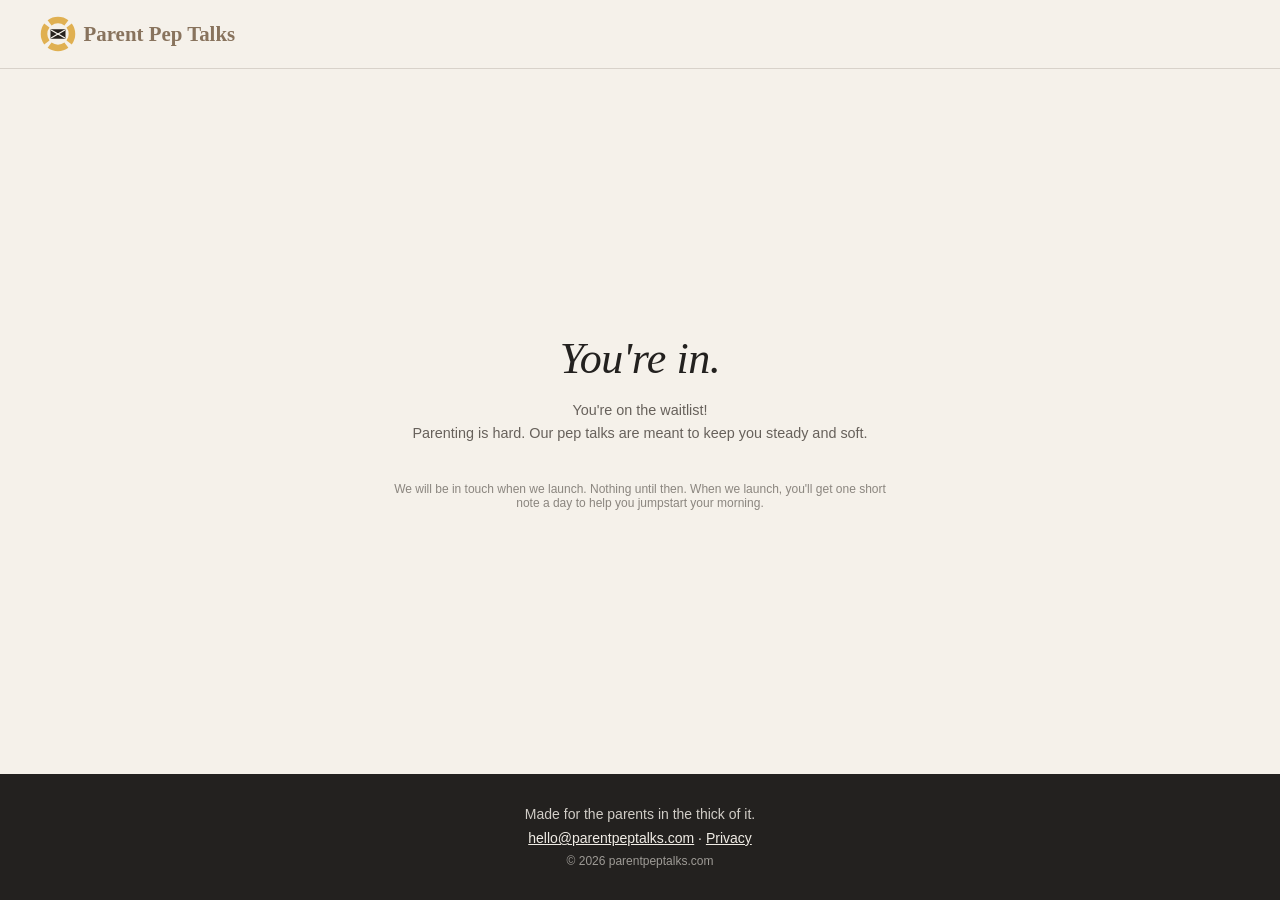
<file: welcome.html>
<!doctype html>
<html lang="en">
  <head>
    <meta charset="UTF-8">
    <meta name="viewport" content="width=device-width, initial-scale=1.0">
    <meta name="robots" content="noindex">
    <link rel="icon" type="image/svg+xml" href="assets/favicon.svg">
    <link rel="icon" type="image/png" sizes="32x32" href="assets/favicon.png">
    <link rel="apple-touch-icon" href="assets/apple-touch-icon.png">
    <link rel="canonical" href="https://parentpeptalks.com/welcome">
    <title>Parent Pep Talks — You're on the list</title>
    <meta name="description" content="You're on the waitlist! When we launch, you'll get one short note a day to help you jumpstart your morning.">
    <meta property="og:site_name" content="Parent Pep Talks">
    <meta property="og:type" content="website">
    <meta property="og:title" content="You're in.">
    <meta property="og:description" content="You're on the waitlist! When we launch, you'll get one short note a day to help you jumpstart your morning.">
    <meta property="og:url" content="https://parentpeptalks.com/welcome">
    <meta property="og:image" content="https://parentpeptalks.com/assets/og-hero.webp">
    <meta name="twitter:card" content="summary_large_image">
    <meta name="twitter:title" content="You're in.">
    <meta name="twitter:description" content="You're on the waitlist! When we launch, you'll get one short note a day to help you jumpstart your morning.">
    <meta name="twitter:image" content="https://parentpeptalks.com/assets/og-hero.webp">
    <link rel="stylesheet" href="styles.css">
  </head>
  <body>
    <header class="site-header">
      <a href="./" class="logo" aria-label="Parent Pep Talks — home">
        <!-- Standard variant on bone: CTA-gold ring, charcoal envelope,
             fold lines in the bone field color. -->
        <svg class="logo-mark" viewBox="0 0 96 96" aria-hidden="true" focusable="false">
          <g fill="#e0b051">
            <path d="M20.32 11.26A46 46 0 0 1 75.68 11.26L65.15 25.24A28.5 28.5 0 0 0 30.85 25.24Z"/>
            <path d="M84.74 20.32A46 46 0 0 1 84.74 75.68L70.76 65.15A28.5 28.5 0 0 0 70.76 30.85Z"/>
            <path d="M75.68 84.74A46 46 0 0 1 20.32 84.74L30.85 70.76A28.5 28.5 0 0 0 65.15 70.76Z"/>
            <path d="M11.26 75.68A46 46 0 0 1 11.26 20.32L25.24 30.85A28.5 28.5 0 0 0 25.24 65.15Z"/>
          </g>
          <rect x="28" y="35.5" width="40" height="25" rx="2" fill="#26211d"/>
          <g fill="none" stroke="#f5f1ea" stroke-width="3.25">
            <path d="M29.5 37.5L48 48L66.5 37.5"/>
            <path d="M29.5 58.5L48 48L66.5 58.5"/>
          </g>
        </svg>
        <span class="logo-word" aria-hidden="true">Parent Pep Talks</span>
      </a>
    </header>
    <main>
      <section class="signup signup-centered">
        <div class="signup-inner">
          <h1 class="welcome-title">You're in.</h1>
          <p class="welcome-lead">You're on the waitlist!<br>Parenting is hard. Our pep talks are meant to keep you steady and soft.</p>
          <p class="form-status" data-form-status role="status" aria-live="polite" hidden></p>
          <p class="fine-print">We will be in touch when we launch. Nothing until then. When we launch, you'll get one short note a day to help you jumpstart your morning.</p>
        </div>
      </section>
    </main>
    <footer class="site-footer">
      <p class="footer-note">Made for the parents in the thick of it.</p>
      <p class="footer-contact"><a href="mailto:hello@parentpeptalks.com">hello@parentpeptalks.com</a> · <a href="privacy">Privacy</a></p>
      <p class="footer-copyright">© 2026 parentpeptalks.com</p>
    </footer>
    <script>
      // The capture service's no-JS post lands here with ?status=invalid when
      // the email didn't parse. That URL is a rejection, so the success
      // heading comes off the page and a gentle nudge takes its place — no
      // error banner. No JS, no message: the page simply shows its standard
      // welcome, which is what a valid signup sees.
      (function () {
        var params = new URLSearchParams(window.location.search);
        if (params.get("status") !== "invalid") return;
        var title = document.querySelector(".welcome-title");
        if (title) title.hidden = true;
        var status = document.querySelector("[data-form-status]");
        if (!status) return;
        status.dataset.state = "error";
        status.textContent = "That email didn't look right — head back and try again. Everything else went through.";
        status.hidden = false;
      })();
    </script>
  </body>
</html>
</file>
<file: styles.css>
/* Parent Pep Talks brand system — shared by every page on parentpeptalks.com.
   Two worlds. The warm paper world is the interface: bone field, charcoal ink,
   1px hairlines. The black night world is the artwork, used exactly as Allie
   painted it — deep-navy night field, ice-blue foam hsl(197 100% 95%),
   lemon glow hsl(54 77% 66%) — hung full-bleed as a band from the very top
   of the page,
   cropping at the viewport edges (the framed-print staging from PR #5 is
   retired). Gold bridges the worlds: one gold family, and the CTA --primary
   is the brand's single gold — Allie's Oct 23 pick anchors everything on the
   button's own gold (#e0b051, hsl(40 70% 60%)): the mark carries the CTA gold
   in every context, and the duck artwork converges on the same gold.
   The artwork's thick carved linocut lines against the UI's 1px hairlines are
   an intentional contrast, not a mismatch. There are no navy tokens — the
   navy idea was declined. On the band the header floats transparent and the
   lockup switches to its cream variant (CTA-gold ring, cream envelope, and
   the bold cream wordmark); the tagline and email capture stay in the warm
   world below, never overlaid on the artwork. Fonts stay the system stack
   on purpose — no webfonts. */
:root {
  --background: hsl(39 36% 94%);   /* warm bone */
  --surface: hsl(42 40% 98%);      /* inputs and panel backing, a step lighter */
  --foreground: hsl(30 7% 13%);    /* charcoal ink */
  --muted-foreground: hsl(30 6% 38%);
  --border: hsl(35 16% 82%);       /* hairline */
  --primary: hsl(40 70% 60%);      /* the brand gold — ring and duck follow this token */
  --primary-foreground: hsl(30 8% 10%);
  --success: hsl(33 55% 32%);      /* deep gold-amber, legible on bone */
  --destructive: hsl(8 65% 40%);
  --footer-ink: hsl(40 27% 92%);
  --font-sans: -apple-system, BlinkMacSystemFont, "Segoe UI", Roboto, "Helvetica Neue", Arial, sans-serif;
  --font-heading: Georgia, "Times New Roman", serif;
}
* { box-sizing: border-box; }
body {
  margin: 0;
  min-height: 100vh;
  display: flex;
  flex-direction: column;
  background: var(--background);
  color: var(--foreground);
  font-family: var(--font-sans);
}
.site-header {
  display: flex;
  align-items: center;
  padding: 1rem 1.5rem;
  border-bottom: 1px solid var(--border);
}
/* The lockup: inline SVG life-ring mark plus real text in the site's Georgia
   serif (crisper at header size than outlined SVG text, and it honors the
   no-webfonts rule). .logo's font-size is set to its own height so the
   wordmark and the mark gap (.21em, measured off the old PNG) scale with
   the 768px height step. The wordmark runs .58em bold — the Oct 23 bump
   from the PNG-matched .46em regular so the brand reads at a glance next
   to the gold ring. */
.logo {
  display: inline-flex;
  align-items: center;
  gap: .21em;
  height: 2rem;
  font-size: 2rem;
  text-decoration: none;
}
.logo-mark { display: block; height: 100%; width: auto; }
/* Warm brown sampled from the retired logo.png wordmark (#88735d). */
.logo-word {
  font-family: var(--font-heading);
  font-size: .58em;
  font-weight: 700;
  line-height: 1;
  color: #88735d;
  white-space: nowrap;
}
@media (min-width: 768px) {
  .site-header { padding: 1rem 2.5rem; }
  .logo { height: 2.25rem; font-size: 2.25rem; }
}
/* Homepage header floats over the band: transparent, no hairline, and the
   cream logo variant (CTA-gold ring, cream envelope and wordmark).
   /signup and /welcome keep the bone-backed header. */
.site-header.hero-header {
  position: absolute;
  top: 0;
  left: 0;
  right: 0;
  z-index: 10;
  background: transparent;
  border-bottom: none;
}
/* On the band the wordmark goes cream (the same bone as the cream PNG's). */
.hero-header .logo-word { color: var(--footer-ink); }
main { flex: 1; display: flex; flex-direction: column; }

/* The hero is a full-bleed band from the very top of the page: edge-to-edge
   artwork, no border, no shadow, no rounded corners — the wave crops at the
   viewport edges. The wide artwork carries desktop and landscape; portrait
   phones swap to the tall artwork via the index.html <picture>. Height stays
   generous so the vast-ocean scope reads, but capped so the tagline and email
   capture still peek into the first screenful, and object-position holds the
   duck in frame. */
.hero {
  display: flex;
  flex-direction: column;
  align-items: center;
}
.hero-band {
  width: 100%;
  height: clamp(420px, 58vh, 640px);
  overflow: hidden;
}
.hero-band .hero-image {
  display: block;
  width: 100%;
  height: 100%;
  object-fit: cover;
  /* Wide artwork: horizon at ~23% of frame height, duck at ~73% — the center
     window keeps both in frame across desktop sizes. */
  object-position: center 50%;
  pointer-events: none;
}
@media (max-width: 640px) {
  /* Landscape phones: short band on the wide artwork — today's crop. */
  .hero-band { height: clamp(240px, 34vh, 320px); }
}
@media (max-width: 640px) and (orientation: portrait) {
  /* Portrait phones get the tall artwork: a taller band opens up the ocean
     expanse; a low anchor keeps the duck and main crest in frame — the duck
     sits at ~86% of the tall frame. */
  .hero-band { height: clamp(380px, 56vh, 520px); }
  .hero-band .hero-image { object-position: center 78%; }
}
/* The promise line lives in the warm space below the band — charcoal
   serif-italic ink on bone, never overlaid on the artwork. */
.hero-line {
  margin: clamp(1.25rem, 3vh, 2rem) 0 0;
  max-width: 34rem;
  padding: 0 1.5rem;
  text-align: center;
  font-family: var(--font-heading);
  font-style: italic;
  font-weight: 400;
  font-size: clamp(1.25rem, 2.6vw, 1.875rem);
  line-height: 1.35;
  letter-spacing: -0.01em;
}
.signup {
  width: 100%;
  padding: clamp(1.5rem, 4vh, 3rem) 1.5rem 2.5rem;
  display: flex;
  flex-direction: column;
  align-items: center;
}
.signup-inner { width: 100%; max-width: 32rem; text-align: center; }
/* /signup is a standalone moment: one centered column, filling the viewport. */
.signup-centered { flex: 1; justify-content: center; }
.tagline {
  margin: 0 0 1.5rem;
  line-height: 1.625;
  font-size: clamp(0.9rem, 1.6vw, 1.1rem);
  font-weight: 300;
  color: var(--muted-foreground);
}
/* The promise headline on /signup — same serif-italic voice as the homepage
   caption, but in document flow and scaled up for a page with nothing else in it. */
.signup-title {
  margin: 0 0 1.5rem;
  font-family: var(--font-heading);
  font-style: italic;
  font-weight: 400;
  font-size: clamp(1.75rem, 4.5vw, 2.75rem);
  line-height: 1.3;
  letter-spacing: -0.01em;
}
.fields { display: flex; flex-direction: column; gap: .625rem; margin-bottom: .625rem; }
.field {
  width: 100%;
  padding: .75rem 1rem;
  border-radius: .5rem;
  border: 1px solid var(--border);
  background: var(--surface);
  color: var(--foreground);
  font-family: var(--font-sans);
  font-size: .875rem;
  outline: none;
  min-width: 0;
  transition: border-color .2s;
}
.field::placeholder { color: var(--muted-foreground); opacity: 1; }
/* Focus goes to ink, not gold — gold stays exclusively on the primary action. */
.field:focus { border-color: var(--foreground); }
/* The 1px border shift alone is invisible to many eyes: keyboard focus gets
   the same 2px offset ring the site-nav uses (ink here, bone there, both
   high-contrast against what sits behind them). */
.field:focus-visible {
  outline: 2px solid var(--foreground);
  outline-offset: 2px;
}
@media (min-width: 640px) {
  .fields { flex-direction: row; }
  .field.email { flex: 2; }
}
/* Honeypot: present in the DOM for bots, invisible and untabbable for people. */
.hp-field { position: absolute; left: -9999px; width: 1px; height: 1px; overflow: hidden; }
.submit {
  width: 100%;
  padding: .75rem 2rem;
  border: none;
  border-radius: .5rem;
  background: var(--primary);
  color: var(--primary-foreground);
  font-family: var(--font-sans);
  font-size: .875rem;
  font-weight: 500;
  letter-spacing: .02em;
  cursor: pointer;
  transition: opacity .2s;
}
.submit:hover { opacity: .9; }
.submit:disabled { opacity: .6; cursor: default; }
.fine-print { margin: .625rem 0 0; font-size: .75rem; color: hsl(30 6% 38% / .75); }
.fine-print a { color: inherit; }
.form-status { margin: .75rem 0 0; font-size: .875rem; }
.form-status[data-state="success"] { color: var(--success); }
.form-status[data-state="error"] { color: var(--destructive); }
/* Charcoal concentrates in the footer band — the page's dark anchor on bone. */
.site-footer {
  padding: 2rem 1.5rem;
  background: var(--foreground);
  color: var(--footer-ink);
  display: flex;
  flex-direction: column;
  align-items: center;
  gap: .5rem;
}
.site-footer p { margin: 0; }
.footer-note { font-size: .875rem; opacity: .85; }
.footer-contact { font-size: .875rem; }
.footer-contact a { color: inherit; }
.footer-copyright { font-size: .75rem; opacity: .6; }

/* /welcome — page two of the two-step signup. The celebration header carries
   the homepage's old success line verbatim; the profile form below it is a
   left-aligned labeled column inside the same centered page column, styled
   from the existing field/submit primitives. */
.welcome-title {
  margin: 0 0 .75rem;
  font-family: var(--font-heading);
  font-style: italic;
  font-weight: 400;
  font-size: clamp(1.75rem, 4.5vw, 2.75rem);
  line-height: 1.3;
  letter-spacing: -0.01em;
}
.welcome-lead {
  margin: 0 auto 2.25rem;
  max-width: 30rem;
  line-height: 1.625;
  font-size: .9rem;
  font-weight: 300;
  color: var(--muted-foreground);
}
/* /privacy — the one-screen note. Same centered column as /welcome, but the
   note itself reads left-aligned so the paragraphs scan like prose. */
.privacy-body {
  margin: 0 auto;
  max-width: 30rem;
  text-align: left;
}
.privacy-body h2 {
  margin: 1.25rem 0 .25rem;
  font-family: var(--font-heading);
  font-style: italic;
  font-weight: 400;
  font-size: 1rem;
  line-height: 1.3;
}
.privacy-body p {
  margin: 0;
  line-height: 1.625;
  font-size: .9rem;
  font-weight: 300;
  color: var(--muted-foreground);
}
.privacy-body a { color: inherit; }
.incentive { margin: 0 auto 2rem; max-width: 30rem; }
.incentive-title {
  margin: 0 0 .5rem;
  font-family: var(--font-heading);
  font-style: italic;
  font-weight: 400;
  font-size: clamp(1.25rem, 2.6vw, 1.625rem);
  line-height: 1.3;
}
.incentive-copy { margin: 0; line-height: 1.625; font-size: .9rem; color: var(--muted-foreground); }
.optionality { margin: .75rem 0 0; line-height: 1.625; font-size: .8125rem; color: hsl(30 6% 38% / .75); }
.welcome-form { text-align: left; }
/* Seven stacked fields on every viewport — the homepage's side-by-side row is
   a two-field layout, not this one. Labels carry the vertical rhythm. */
.welcome-form .fields { flex-direction: column; gap: 0; margin-bottom: 1.25rem; }
.field-label { display: block; margin: 1.125rem 0 .375rem; font-size: .8125rem; font-weight: 500; }
.field-label:first-child { margin-top: 0; }
.field-help { margin: .375rem 0 0; font-size: .75rem; color: hsl(30 6% 38% / .75); }
/* Locked email: prefilled from the homepage handoff, readonly, visibly muted. */
.field-locked { background: hsl(42 20% 92%); color: var(--muted-foreground); }
.field-locked:focus { border-color: var(--border); }

/* /notes/<slug>/ — the daily-note archive. One article column in the warm
   world: the note itself is set in the site's Georgia serif (the letter is
   the product), the kicker carries date and category, and the signup block
   below reuses the form primitives untouched. Pattern reference:
   notes/example/ — flow documented in notes/README.md. */
.note {
  width: 100%;
  max-width: 34rem;
  margin: 0 auto;
  padding: clamp(2rem, 6vh, 3.5rem) 1.5rem 0;
}
/* Only the template example wears the banner — real notes drop it (and the
   noindex) when they publish. */
.example-banner {
  margin: 0 0 2rem;
  padding: .75rem 1rem;
  border: 1px solid var(--border);
  border-radius: .5rem;
  font-size: .8125rem;
  line-height: 1.5;
  color: var(--muted-foreground);
}
.note-kicker {
  margin: 0 0 .75rem;
  font-size: .75rem;
  letter-spacing: .08em;
  text-transform: uppercase;
  color: hsl(30 6% 38% / .75);
}
.note-title {
  margin: 0 0 1.75rem;
  font-family: var(--font-heading);
  font-style: italic;
  font-weight: 400;
  font-size: clamp(1.75rem, 4.5vw, 2.5rem);
  line-height: 1.3;
  letter-spacing: -0.01em;
}
.note-body {
  font-family: var(--font-heading);
  font-size: 1.0625rem;
  line-height: 1.75;
}
.note-body p { margin: 0 0 1.25rem; }
.note-signoff { font-style: italic; color: var(--muted-foreground); }
/* Prev/next links between neighboring notes, once real notes exist. */
.note-nav {
  display: flex;
  justify-content: space-between;
  gap: 1rem;
  margin: 2rem 0 0;
  font-size: .875rem;
}
.note-nav a {
  color: var(--foreground);
  text-decoration: underline;
  text-underline-offset: 3px;
}

/* /sleep — the Sleep Disruption Calculator.
   Same warm world as /signup: the centered bone column, serif-italic display
   type, and gold reserved for the one primary action. The calculator adds
   symptom chips and a result card; both lean on the shared field, submit,
   and note primitives above. */

.sleep {
  flex: 1;
  justify-content: center;
  padding-top: clamp(2rem, 6vh, 3.5rem);
}

.sleep-lead {
  margin: 0 0 1.5rem;
  line-height: 1.625;
  font-size: .9rem;
  font-weight: 300;
  color: var(--muted-foreground);
}

.dst-banner {
  margin: 0 0 1.5rem;
  padding: .75rem 1rem;
  border: 1px solid var(--border);
  border-radius: .5rem;
  background: var(--surface);
  font-size: .8125rem;
  line-height: 1.55;
  color: var(--muted-foreground);
}

.dst-banner strong {
  color: var(--foreground);
}

.chips {
  display: flex;
  flex-wrap: wrap;
  gap: .5rem;
  margin: .5rem 0 1.5rem;
}

.chip {
  padding: .625rem 1.125rem;
  border: 1px solid var(--border);
  border-radius: 999px;
  background: var(--surface);
  color: var(--foreground);
  font-family: var(--font-sans);
  font-size: .8125rem;
  cursor: pointer;
  transition: border-color .2s ease, background .2s ease, color .2s ease;
  /* Touch target: 44px minimum height on both tools, mobile included. */
  min-height: 44px;
  display: inline-flex;
  align-items: center;
}

.chip:hover {
  border-color: var(--foreground);
}

/* Selected: ink, not gold — gold stays exclusively on the primary action. */
.chip.selected {
  background: var(--foreground);
  border-color: var(--foreground);
  color: var(--background);
}

.chip.featured {
  border-color: var(--foreground);
  font-weight: 500;
}

.sleep-date {
  width: 100%;
  max-width: 16rem;
}

.result {
  margin: 1.75rem 0 0;
  padding: 1.25rem 1.25rem 1.5rem;
  border: 1px solid var(--border);
  border-radius: .5rem;
  background: var(--surface);
}

/* The result section carries tabindex="-1" so rendering can focus it (the
   below-the-fold scroll + screen-reader announce). That focus is programmatic,
   never keyboard-navigated: no ring. */
.result:focus { outline: none; }

.result-kicker {
  margin: 0 0 .5rem;
  font-size: .75rem;
  letter-spacing: .08em;
  text-transform: uppercase;
  color: hsl(30 6% 38% / .75);
}

.result-title {
  margin: 0 0 .25rem;
  font-family: var(--font-heading);
  font-style: italic;
  font-weight: 400;
  font-size: clamp(1.375rem, 3vw, 1.75rem);
  line-height: 1.3;
}

.result-band {
  margin: 0 0 .75rem;
  font-size: .75rem;
  letter-spacing: .08em;
  text-transform: uppercase;
  color: hsl(30 6% 38% / .75);
}

.result-summary {
  margin: 0 0 .75rem;
  line-height: 1.625;
  font-size: .9rem;
}

.result-why {
  margin: 0 0 .75rem;
  line-height: 1.625;
  font-size: .875rem;
  color: var(--muted-foreground);
}

.result-duration {
  margin: 0 0 1.25rem;
  font-size: .8125rem;
  color: var(--muted-foreground);
}

.result-duration strong {
  color: var(--foreground);
  font-weight: 500;
}

.script-label {
  margin: 0 0 .5rem;
  font-family: var(--font-sans);
  font-size: .8125rem;
  font-weight: 500;
}

.script-block {
  padding: 1rem 1.25rem;
  border: 1px solid var(--border);
  border-radius: .5rem;
  background: var(--background);
  font-family: var(--font-heading);
  font-size: 1rem;
  line-height: 1.7;
}

.script-block p {
  margin: 0;
}

.result-alt {
  margin: 1rem 0 0;
  font-size: .8125rem;
  font-style: italic;
  color: var(--muted-foreground);
}

.result-error {
  margin: 0;
  color: var(--destructive);
  font-size: .875rem;
  line-height: 1.625;
}

.capture {
  margin-top: 2rem;
  padding-top: 1.5rem;
  border-top: 1px solid var(--border);
}

.capture-title {
  margin: 0 0 1rem;
  font-family: var(--font-heading);
  font-style: italic;
  font-weight: 400;
  font-size: clamp(1.25rem, 2.6vw, 1.625rem);
  line-height: 1.3;
}


/* Homepage nav — the one cross-page hop out of the header, to /sleep.
   Rendered as a compact gold pill (the same primary action as the waitlist
   button) so it reads as a control, not part of the wave artwork behind it.
   Phones wrap it to its own row under the lockup: one line cannot hold
   the wordmark plus a full question at 360px. */
.site-nav {
  margin-left: auto;
  font-family: var(--font-heading);
  font-size: .875rem;
}

.site-nav a {
  display: inline-block;
  padding: .35rem .9rem;
  border-radius: 999px;
  background: var(--primary);
  color: var(--primary-foreground);
  font-weight: 500;
  text-decoration: none;
  cursor: pointer;
  transition: filter .2s;
}

/* Hover darkens the gold a step — reads as a control, not a fade. */
.site-nav a:hover { filter: brightness(.93); }

/* Bone outline so the ring survives against the navy band. */
.site-nav a:focus-visible {
  outline: 2px solid var(--background);
  outline-offset: 2px;
}

@media (max-width: 767px) {
  .site-header.hero-header { flex-wrap: wrap; }
  .site-header.hero-header .site-nav {
    flex-basis: 100%;
    text-align: right;
    padding-top: .25rem;
  }
}

/* /normal — Is This Normal? Checker. Reuses the shared signup, field, chip,
   and result primitives; adds only the checker's own pieces: the lead, the
   months field, the search row, the counter line, and the estimate footnote. */

.normal {
  flex: 1;
  justify-content: center;
  padding-top: clamp(2rem, 6vh, 3.5rem);
}

.normal-lead {
  margin: 0 0 1.5rem;
  line-height: 1.625;
  font-size: .9rem;
  font-weight: 300;
  color: var(--muted-foreground);
}

.normal-months {
  width: 100%;
  max-width: 16rem;
}

.normal-search {
  display: flex;
  gap: .5rem;
}

.normal-search .field { flex: 1; }

.normal-search .submit { white-space: nowrap; }

/* The counter line wears the italic serif the result title wears — it is the
   warm center of the card, not metadata. */
.result-counter {
  margin: 0 0 1rem;
  font-family: var(--font-heading);
  font-style: italic;
  font-size: .95rem;
  line-height: 1.6;
}

.result-footnote {
  margin: .75rem 0 0;
  font-size: .75rem;
  line-height: 1.6;
  color: var(--muted-foreground);
}
</file>
